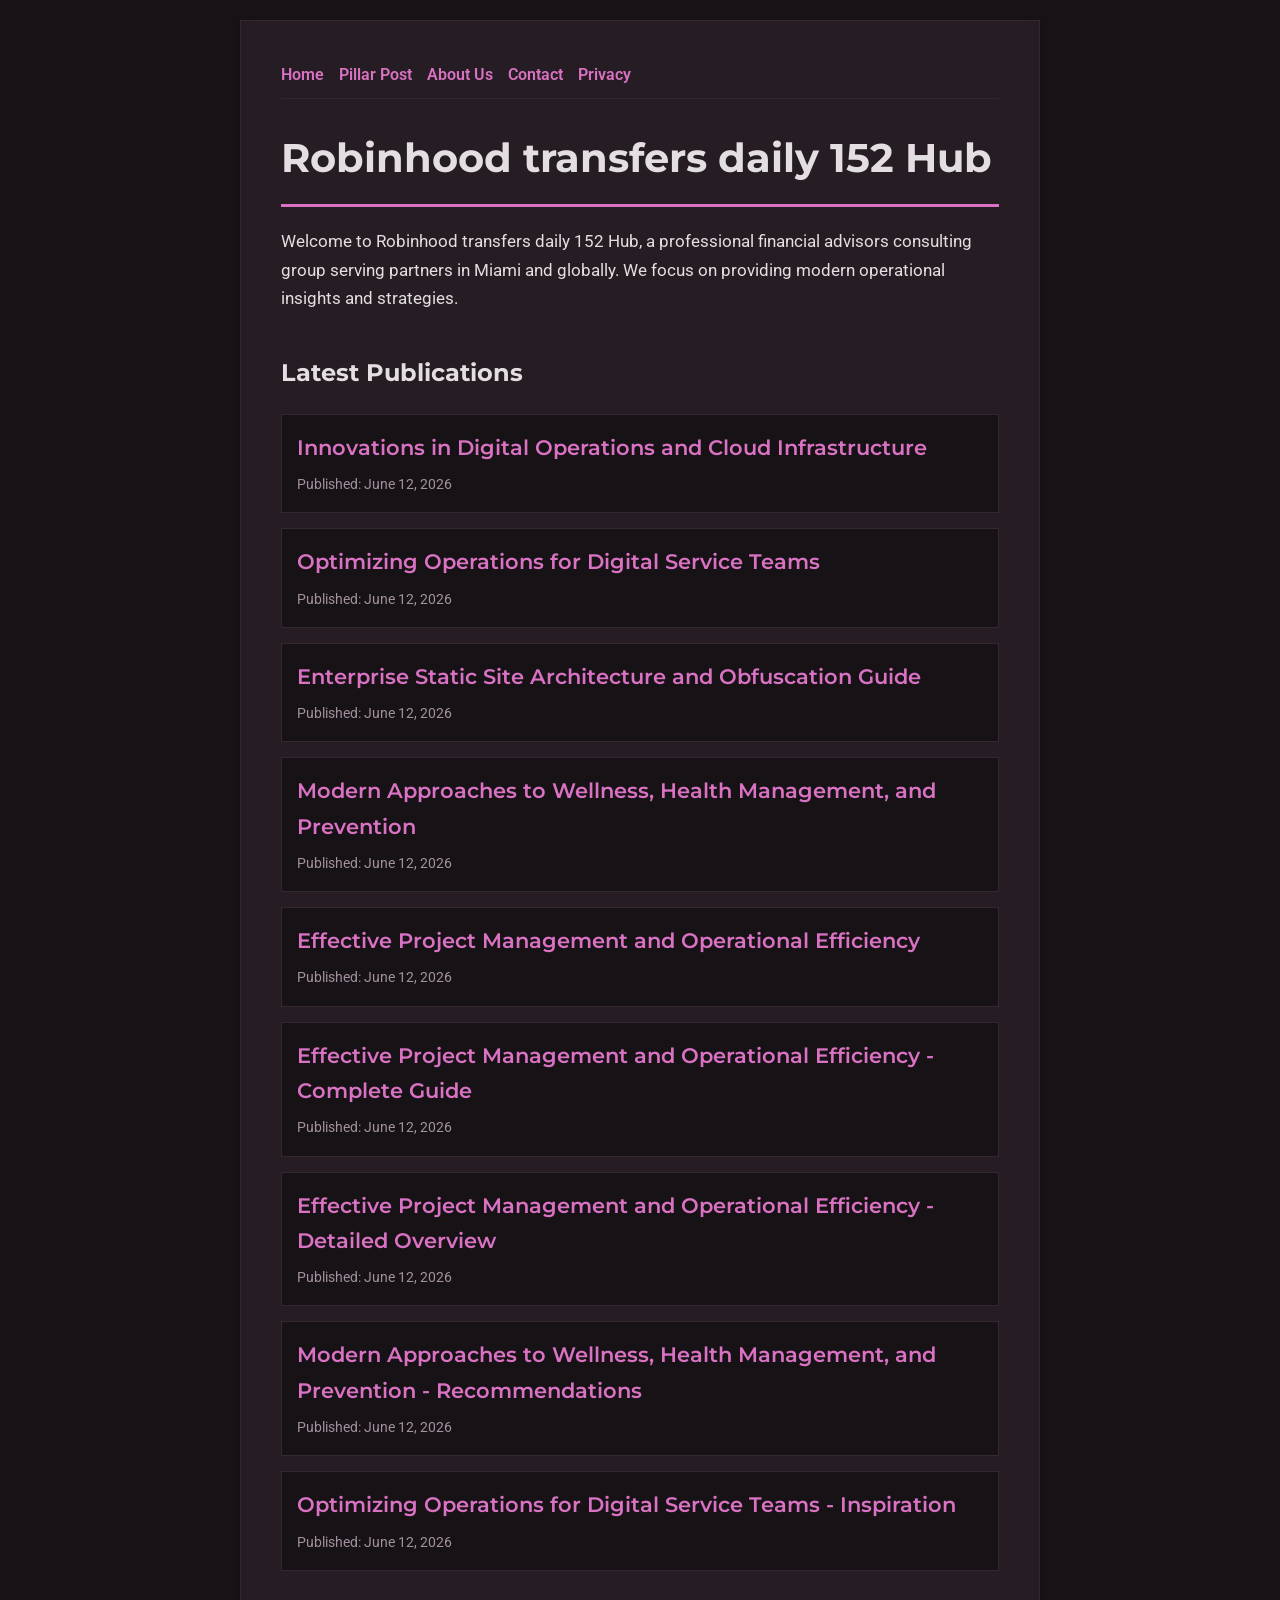
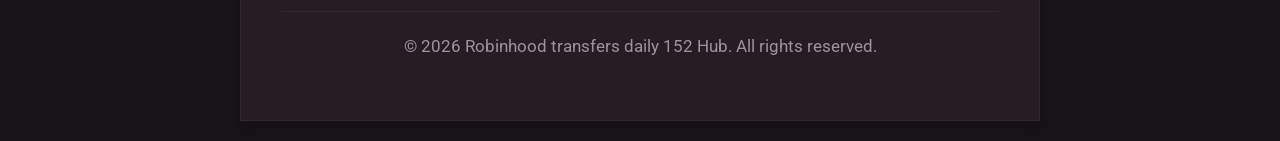
<file: index.html>
<!DOCTYPE html>
<html lang="en">
<head>
    <meta charset="UTF-8">
    <meta name="viewport" content="width=device-width, initial-scale=1.0">
    <title>Robinhood transfers daily 152 Hub | Financial Advisors - Miami</title>
    <meta name="description" content="Welcome to Robinhood transfers daily 152 Hub, a professional financial advisors consulting group serving partners in Miami and globally. We focus on providing modern operational insights and strategies.">
    <meta name="geo.region" content="US-FL" />
    <meta name="geo.placename" content="Miami" />
    <meta name="geo.position" content="25.7617;-80.1918" />
    <meta name="ICBM" content="25.7617, -80.1918" />
    <link rel="stylesheet" href="style.css">
    <script type="application/ld+json">
{
  "@context": "https://schema.org",
  "@type": "LocalBusiness",
  "name": "Robinhood transfers daily 152 Hub",
  "url": "https://robinhood-transfers-daily-152.github.io",
  "telephone": "+1-305-555-0177",
  "address": {
    "@type": "PostalAddress",
    "addressLocality": "Miami",
    "addressRegion": "FL",
    "postalCode": "33130",
    "addressCountry": "US"
  },
  "geo": {
    "@type": "GeoCoordinates",
    "latitude": 25.7617,
    "longitude": -80.1918
  }
}
</script>
</head>
<body>
    
        <div class="container" style="max-width: 800px;">
            <nav style="display: flex; gap: 15px; margin-bottom: 25px; border-bottom: 1px solid var(--border-color); padding-bottom: 10px; overflow-x: auto; flex-wrap: wrap;">
            <a href="index.html">Home</a>
            <a href="innovations-in-digital-operations-and-cloud-infrastructure.html">Pillar Post</a>
            <a href="about.html">About Us</a>
            <a href="contact.html">Contact</a>
            <a href="privacy.html">Privacy</a>
        </nav>
            <h1>Robinhood transfers daily 152 Hub</h1>
            <p>Welcome to Robinhood transfers daily 152 Hub, a professional financial advisors consulting group serving partners in Miami and globally. We focus on providing modern operational insights and strategies.</p>
            <h2 style="margin-top: 40px;">Latest Publications</h2>
            <ul style="list-style-type: none; padding-left: 0;">
                <li style="background: var(--bg-color); padding: 15px; border-radius: var(--border-radius); border: 1px solid var(--border-color); margin-bottom: 15px;">
                <h3 style="margin-bottom: 5px; font-size: 1.3rem;"><a href="innovations-in-digital-operations-and-cloud-infrastructure.html">Innovations in Digital Operations and Cloud Infrastructure</a></h3>
                <span style="font-size:0.85rem; color: var(--muted-text)">Published: June 12, 2026</span>
            </li>
<li style="background: var(--bg-color); padding: 15px; border-radius: var(--border-radius); border: 1px solid var(--border-color); margin-bottom: 15px;">
                <h3 style="margin-bottom: 5px; font-size: 1.3rem;"><a href="optimizing-operations-for-digital-service-teams.html">Optimizing Operations for Digital Service Teams</a></h3>
                <span style="font-size:0.85rem; color: var(--muted-text)">Published: June 12, 2026</span>
            </li>
<li style="background: var(--bg-color); padding: 15px; border-radius: var(--border-radius); border: 1px solid var(--border-color); margin-bottom: 15px;">
                <h3 style="margin-bottom: 5px; font-size: 1.3rem;"><a href="enterprise-static-site-architecture-and-obfuscation-guide.html">Enterprise Static Site Architecture and Obfuscation Guide</a></h3>
                <span style="font-size:0.85rem; color: var(--muted-text)">Published: June 12, 2026</span>
            </li>
<li style="background: var(--bg-color); padding: 15px; border-radius: var(--border-radius); border: 1px solid var(--border-color); margin-bottom: 15px;">
                <h3 style="margin-bottom: 5px; font-size: 1.3rem;"><a href="modern-approaches-to-wellness-health-management-and-prevention.html">Modern Approaches to Wellness, Health Management, and Prevention</a></h3>
                <span style="font-size:0.85rem; color: var(--muted-text)">Published: June 12, 2026</span>
            </li>
<li style="background: var(--bg-color); padding: 15px; border-radius: var(--border-radius); border: 1px solid var(--border-color); margin-bottom: 15px;">
                <h3 style="margin-bottom: 5px; font-size: 1.3rem;"><a href="effective-project-management-and-operational-efficiency.html">Effective Project Management and Operational Efficiency</a></h3>
                <span style="font-size:0.85rem; color: var(--muted-text)">Published: June 12, 2026</span>
            </li>
<li style="background: var(--bg-color); padding: 15px; border-radius: var(--border-radius); border: 1px solid var(--border-color); margin-bottom: 15px;">
                <h3 style="margin-bottom: 5px; font-size: 1.3rem;"><a href="effective-project-management-and-operational-efficiency-complete-guide.html">Effective Project Management and Operational Efficiency - Complete Guide</a></h3>
                <span style="font-size:0.85rem; color: var(--muted-text)">Published: June 12, 2026</span>
            </li>
<li style="background: var(--bg-color); padding: 15px; border-radius: var(--border-radius); border: 1px solid var(--border-color); margin-bottom: 15px;">
                <h3 style="margin-bottom: 5px; font-size: 1.3rem;"><a href="effective-project-management-and-operational-efficiency-detailed-overview.html">Effective Project Management and Operational Efficiency - Detailed Overview</a></h3>
                <span style="font-size:0.85rem; color: var(--muted-text)">Published: June 12, 2026</span>
            </li>
<li style="background: var(--bg-color); padding: 15px; border-radius: var(--border-radius); border: 1px solid var(--border-color); margin-bottom: 15px;">
                <h3 style="margin-bottom: 5px; font-size: 1.3rem;"><a href="modern-approaches-to-wellness-health-management-and-prevention-recommendations.html">Modern Approaches to Wellness, Health Management, and Prevention - Recommendations</a></h3>
                <span style="font-size:0.85rem; color: var(--muted-text)">Published: June 12, 2026</span>
            </li>
<li style="background: var(--bg-color); padding: 15px; border-radius: var(--border-radius); border: 1px solid var(--border-color); margin-bottom: 15px;">
                <h3 style="margin-bottom: 5px; font-size: 1.3rem;"><a href="optimizing-operations-for-digital-service-teams-inspiration.html">Optimizing Operations for Digital Service Teams - Inspiration</a></h3>
                <span style="font-size:0.85rem; color: var(--muted-text)">Published: June 12, 2026</span>
            </li>

            </ul>
            <footer>
                <p>&copy; 2026 Robinhood transfers daily 152 Hub. All rights reserved.</p>
            </footer>
        </div>
        
</body>
</html>
</file>
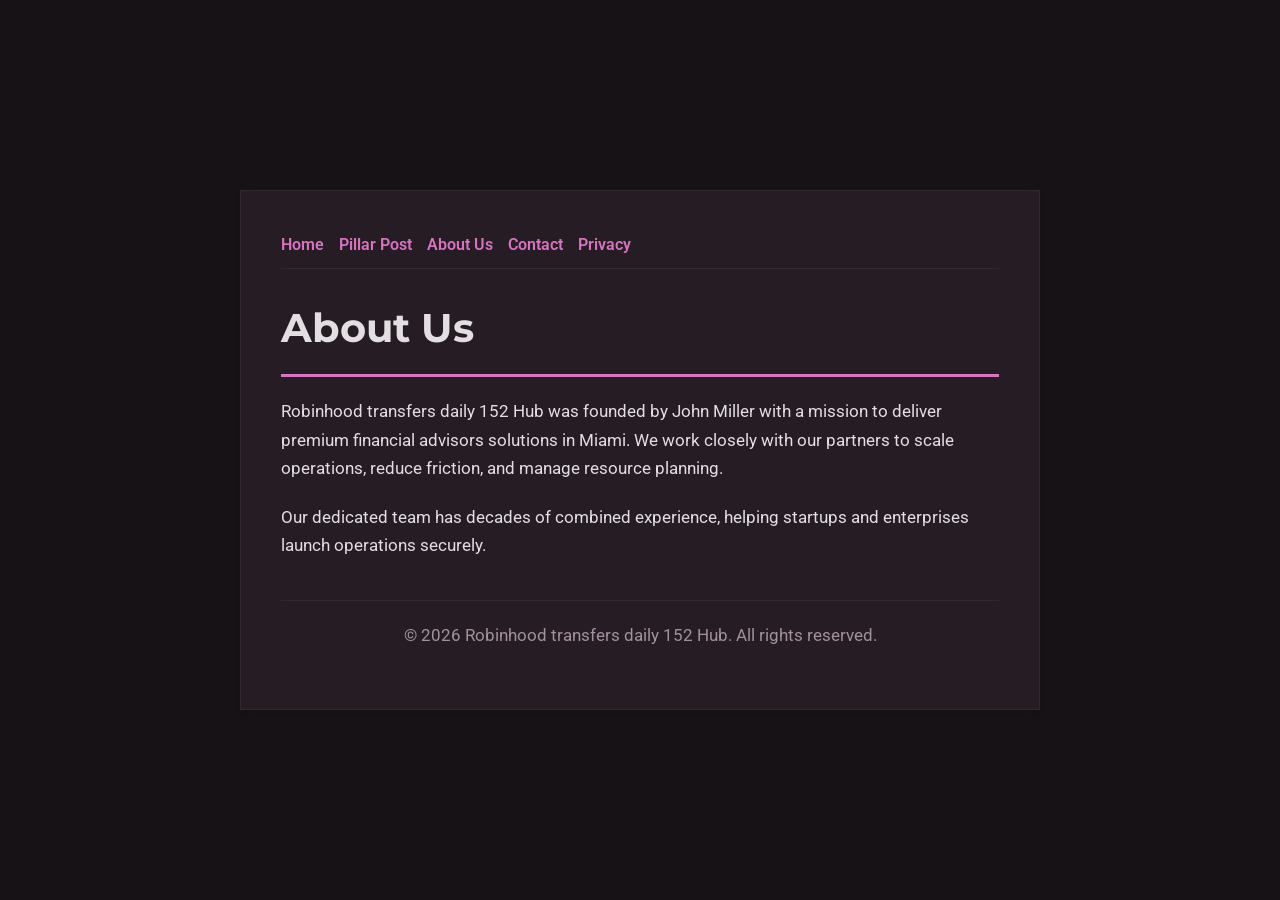
<file: about.html>
<!DOCTYPE html>
<html lang="en">
<head>
    <meta charset="UTF-8">
    <meta name="viewport" content="width=device-width, initial-scale=1.0">
    <title>About Us | Robinhood transfers daily 152 Hub</title>
    <meta name="description" content="Robinhood transfers daily 152 Hub was founded by John Miller with a mission to deliver premium financial advisors solutions in Miami. We work closely with our partners to scale operations, reduce friction, and manage resource planning.">
    <meta name="geo.region" content="US-FL" />
    <meta name="geo.placename" content="Miami" />
    <meta name="geo.position" content="25.7617;-80.1918" />
    <meta name="ICBM" content="25.7617, -80.1918" />
    <link rel="stylesheet" href="style.css">
</head>
<body>
    
        <div class="container" style="max-width: 800px;">
            <nav style="display: flex; gap: 15px; margin-bottom: 25px; border-bottom: 1px solid var(--border-color); padding-bottom: 10px; overflow-x: auto; flex-wrap: wrap;">
            <a href="index.html">Home</a>
            <a href="innovations-in-digital-operations-and-cloud-infrastructure.html">Pillar Post</a>
            <a href="about.html">About Us</a>
            <a href="contact.html">Contact</a>
            <a href="privacy.html">Privacy</a>
        </nav>
            <h1>About Us</h1>
            <p>Robinhood transfers daily 152 Hub was founded by John Miller with a mission to deliver premium financial advisors solutions in Miami. We work closely with our partners to scale operations, reduce friction, and manage resource planning.</p>
            <p>Our dedicated team has decades of combined experience, helping startups and enterprises launch operations securely.</p>
            <footer>
                <p>&copy; 2026 Robinhood transfers daily 152 Hub. All rights reserved.</p>
            </footer>
        </div>
        
</body>
</html>
</file>
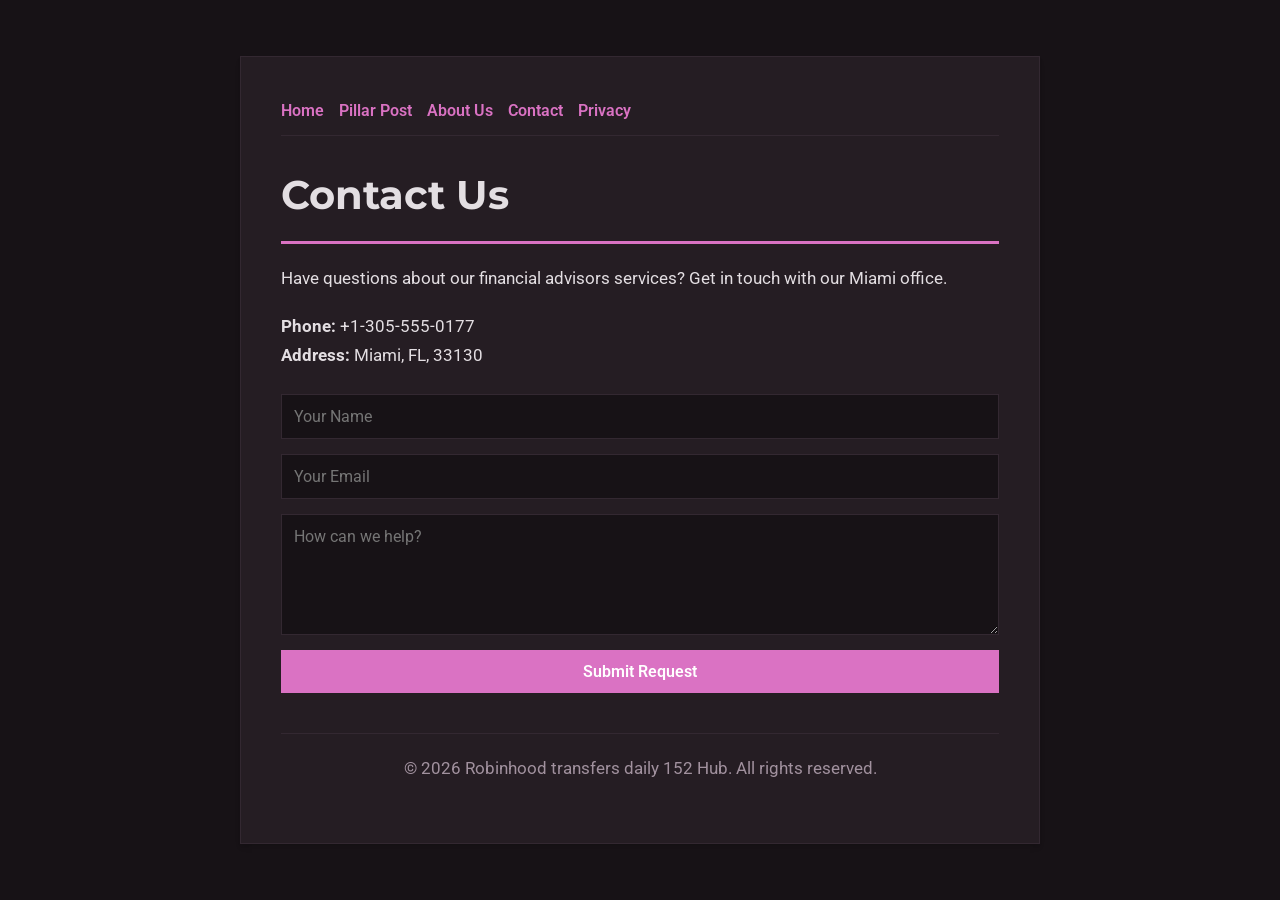
<file: contact.html>
<!DOCTYPE html>
<html lang="en">
<head>
    <meta charset="UTF-8">
    <meta name="viewport" content="width=device-width, initial-scale=1.0">
    <title>Contact Us | Robinhood transfers daily 152 Hub</title>
    <meta name="description" content="Have questions about our financial advisors services? Get in touch with our Miami office.">
    <meta name="geo.region" content="US-FL" />
    <meta name="geo.placename" content="Miami" />
    <meta name="geo.position" content="25.7617;-80.1918" />
    <meta name="ICBM" content="25.7617, -80.1918" />
    <link rel="stylesheet" href="style.css">
</head>
<body>
    
        <div class="container" style="max-width: 800px;">
            <nav style="display: flex; gap: 15px; margin-bottom: 25px; border-bottom: 1px solid var(--border-color); padding-bottom: 10px; overflow-x: auto; flex-wrap: wrap;">
            <a href="index.html">Home</a>
            <a href="innovations-in-digital-operations-and-cloud-infrastructure.html">Pillar Post</a>
            <a href="about.html">About Us</a>
            <a href="contact.html">Contact</a>
            <a href="privacy.html">Privacy</a>
        </nav>
            <h1>Contact Us</h1>
            <p>Have questions about our financial advisors services? Get in touch with our Miami office.</p>
            <p><strong>Phone:</strong> +1-305-555-0177<br><strong>Address:</strong> Miami, FL, 33130</p>
            <form action="https://formspree.io/f/placeholder" method="POST">
                <input type="text" name="name" placeholder="Your Name" required>
                <input type="email" name="email" placeholder="Your Email" required>
                <textarea name="message" placeholder="How can we help?" rows="5" required></textarea>
                <button type="submit">Submit Request</button>
            </form>
            <footer>
                <p>&copy; 2026 Robinhood transfers daily 152 Hub. All rights reserved.</p>
            </footer>
        </div>
        
</body>
</html>
</file>
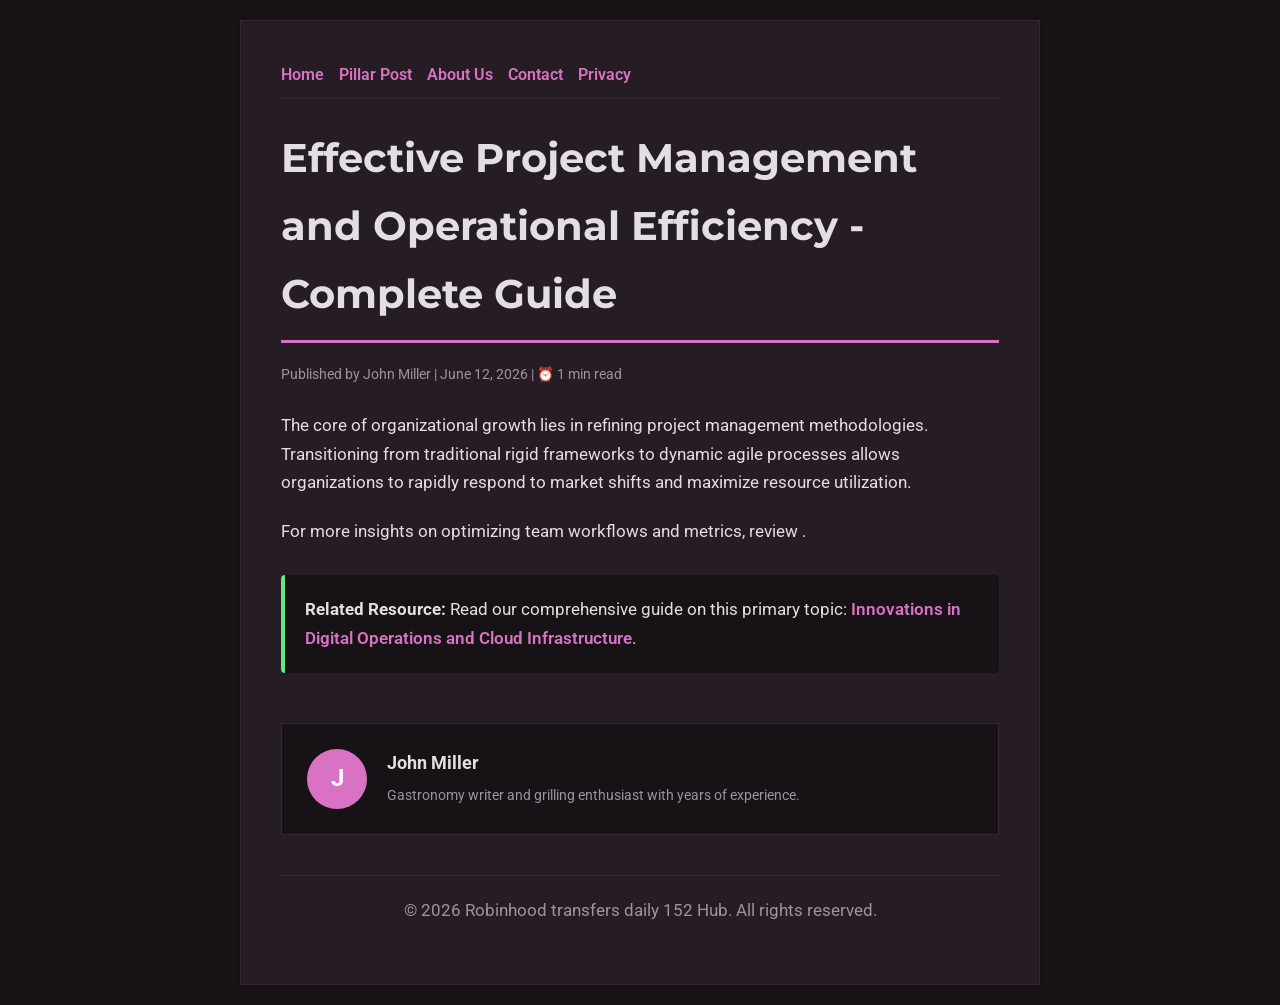
<file: effective-project-management-and-operational-efficiency-complete-guide.html>
<!DOCTYPE html>
<html lang="en">
<head>
    <meta charset="UTF-8">
    <meta name="viewport" content="width=device-width, initial-scale=1.0">
    <title>Effective Project Management and Operational Efficiency - Complete Guide - Robinhood transfers daily 152 Hub</title>
    <meta name="description" content="Effective Project Management and Operational Efficiency - Complete Guide">
    <meta name="geo.region" content="US-FL" />
    <meta name="geo.placename" content="Miami" />
    <meta name="geo.position" content="25.7617;-80.1918" />
    <meta name="ICBM" content="25.7617, -80.1918" />
    <link rel="stylesheet" href="style.css">
</head>
<body>
    
            <div class="container" style="max-width: 800px;">
                <nav style="display: flex; gap: 15px; margin-bottom: 25px; border-bottom: 1px solid var(--border-color); padding-bottom: 10px; overflow-x: auto; flex-wrap: wrap;">
            <a href="index.html">Home</a>
            <a href="innovations-in-digital-operations-and-cloud-infrastructure.html">Pillar Post</a>
            <a href="about.html">About Us</a>
            <a href="contact.html">Contact</a>
            <a href="privacy.html">Privacy</a>
        </nav>
                <h1>Effective Project Management and Operational Efficiency - Complete Guide</h1>
                <div style="font-size:0.85rem; color: var(--muted-text); margin-bottom: 25px;">
                    Published by John Miller | June 12, 2026 | ⏰ 1 min read
                </div>
                <article style="margin-top: 20px;">
                    <p>The core of organizational growth lies in refining project management methodologies. Transitioning from traditional rigid frameworks to dynamic agile processes allows organizations to rapidly respond to market shifts and maximize resource utilization.</p>
<p>For more insights on optimizing team workflows and metrics, review .</p>
                    <div class="link-resource" style="margin-top: 30px; padding: 20px; border-left: 4px solid var(--accent-color); background: var(--bg-color); border-radius: 4px;"><p style="margin: 0;"><strong>Related Resource:</strong> Read our comprehensive guide on this primary topic: <a href="innovations-in-digital-operations-and-cloud-infrastructure.html">Innovations in Digital Operations and Cloud Infrastructure</a>.</p></div>
                </article>
                
            <div class="author-box" style="margin-top: 50px; padding: 25px; background: var(--bg-color); border: 1px solid var(--border-color); border-radius: var(--border-radius); display: flex; gap: 20px; align-items: center;">
                <div style="width: 60px; height: 60px; border-radius: 50%; background: var(--primary-color); display: flex; align-items: center; justify-content: center; color: white; font-weight: bold; font-size: 1.5rem;">J</div>
                <div>
                    <h4 style="margin-bottom: 5px; font-weight: bold; font-size: 1.1rem;">John Miller</h4>
                    <p style="margin: 0; font-size: 0.9rem; color: var(--muted-text);">Gastronomy writer and grilling enthusiast with years of experience.</p>
                </div>
            </div>
            
                <footer>
                    <p>&copy; 2026 Robinhood transfers daily 152 Hub. All rights reserved.</p>
                </footer>
            </div>
            
</body>
</html>
</file>
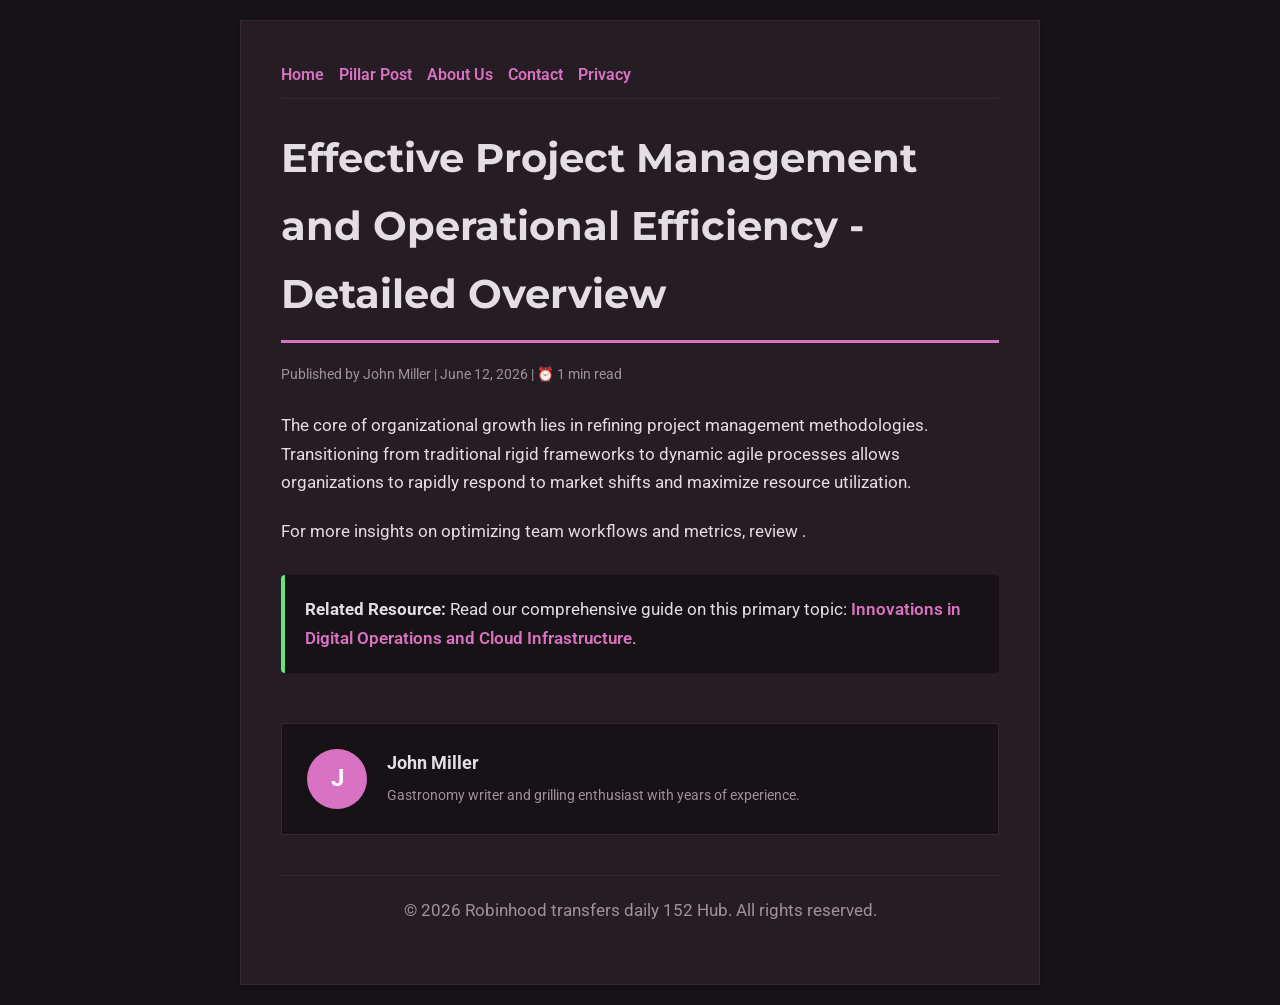
<file: effective-project-management-and-operational-efficiency-detailed-overview.html>
<!DOCTYPE html>
<html lang="en">
<head>
    <meta charset="UTF-8">
    <meta name="viewport" content="width=device-width, initial-scale=1.0">
    <title>Effective Project Management and Operational Efficiency - Detailed Overview - Robinhood transfers daily 152 Hub</title>
    <meta name="description" content="Effective Project Management and Operational Efficiency - Detailed Overview">
    <meta name="geo.region" content="US-FL" />
    <meta name="geo.placename" content="Miami" />
    <meta name="geo.position" content="25.7617;-80.1918" />
    <meta name="ICBM" content="25.7617, -80.1918" />
    <link rel="stylesheet" href="style.css">
</head>
<body>
    
            <div class="container" style="max-width: 800px;">
                <nav style="display: flex; gap: 15px; margin-bottom: 25px; border-bottom: 1px solid var(--border-color); padding-bottom: 10px; overflow-x: auto; flex-wrap: wrap;">
            <a href="index.html">Home</a>
            <a href="innovations-in-digital-operations-and-cloud-infrastructure.html">Pillar Post</a>
            <a href="about.html">About Us</a>
            <a href="contact.html">Contact</a>
            <a href="privacy.html">Privacy</a>
        </nav>
                <h1>Effective Project Management and Operational Efficiency - Detailed Overview</h1>
                <div style="font-size:0.85rem; color: var(--muted-text); margin-bottom: 25px;">
                    Published by John Miller | June 12, 2026 | ⏰ 1 min read
                </div>
                <article style="margin-top: 20px;">
                    <p>The core of organizational growth lies in refining project management methodologies. Transitioning from traditional rigid frameworks to dynamic agile processes allows organizations to rapidly respond to market shifts and maximize resource utilization.</p>
<p>For more insights on optimizing team workflows and metrics, review .</p>
                    <div class="link-resource" style="margin-top: 30px; padding: 20px; border-left: 4px solid var(--accent-color); background: var(--bg-color); border-radius: 4px;"><p style="margin: 0;"><strong>Related Resource:</strong> Read our comprehensive guide on this primary topic: <a href="innovations-in-digital-operations-and-cloud-infrastructure.html">Innovations in Digital Operations and Cloud Infrastructure</a>.</p></div>
                </article>
                
            <div class="author-box" style="margin-top: 50px; padding: 25px; background: var(--bg-color); border: 1px solid var(--border-color); border-radius: var(--border-radius); display: flex; gap: 20px; align-items: center;">
                <div style="width: 60px; height: 60px; border-radius: 50%; background: var(--primary-color); display: flex; align-items: center; justify-content: center; color: white; font-weight: bold; font-size: 1.5rem;">J</div>
                <div>
                    <h4 style="margin-bottom: 5px; font-weight: bold; font-size: 1.1rem;">John Miller</h4>
                    <p style="margin: 0; font-size: 0.9rem; color: var(--muted-text);">Gastronomy writer and grilling enthusiast with years of experience.</p>
                </div>
            </div>
            
                <footer>
                    <p>&copy; 2026 Robinhood transfers daily 152 Hub. All rights reserved.</p>
                </footer>
            </div>
            
</body>
</html>
</file>
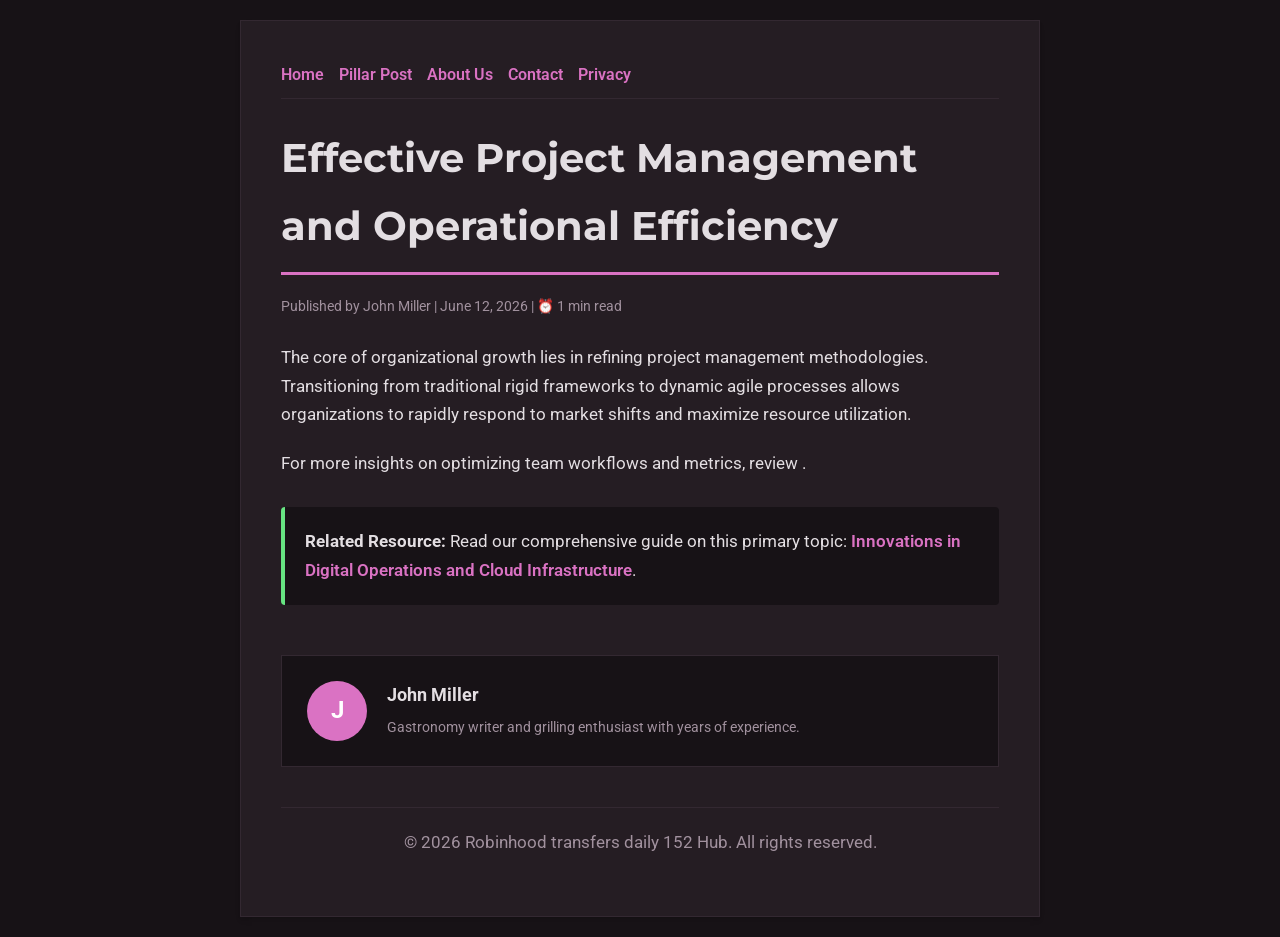
<file: effective-project-management-and-operational-efficiency.html>
<!DOCTYPE html>
<html lang="en">
<head>
    <meta charset="UTF-8">
    <meta name="viewport" content="width=device-width, initial-scale=1.0">
    <title>Effective Project Management and Operational Efficiency - Robinhood transfers daily 152 Hub</title>
    <meta name="description" content="Effective Project Management and Operational Efficiency">
    <meta name="geo.region" content="US-FL" />
    <meta name="geo.placename" content="Miami" />
    <meta name="geo.position" content="25.7617;-80.1918" />
    <meta name="ICBM" content="25.7617, -80.1918" />
    <link rel="stylesheet" href="style.css">
</head>
<body>
    
            <div class="container" style="max-width: 800px;">
                <nav style="display: flex; gap: 15px; margin-bottom: 25px; border-bottom: 1px solid var(--border-color); padding-bottom: 10px; overflow-x: auto; flex-wrap: wrap;">
            <a href="index.html">Home</a>
            <a href="innovations-in-digital-operations-and-cloud-infrastructure.html">Pillar Post</a>
            <a href="about.html">About Us</a>
            <a href="contact.html">Contact</a>
            <a href="privacy.html">Privacy</a>
        </nav>
                <h1>Effective Project Management and Operational Efficiency</h1>
                <div style="font-size:0.85rem; color: var(--muted-text); margin-bottom: 25px;">
                    Published by John Miller | June 12, 2026 | ⏰ 1 min read
                </div>
                <article style="margin-top: 20px;">
                    <p>The core of organizational growth lies in refining project management methodologies. Transitioning from traditional rigid frameworks to dynamic agile processes allows organizations to rapidly respond to market shifts and maximize resource utilization.</p>
<p>For more insights on optimizing team workflows and metrics, review .</p>
                    <div class="link-resource" style="margin-top: 30px; padding: 20px; border-left: 4px solid var(--accent-color); background: var(--bg-color); border-radius: 4px;"><p style="margin: 0;"><strong>Related Resource:</strong> Read our comprehensive guide on this primary topic: <a href="innovations-in-digital-operations-and-cloud-infrastructure.html">Innovations in Digital Operations and Cloud Infrastructure</a>.</p></div>
                </article>
                
            <div class="author-box" style="margin-top: 50px; padding: 25px; background: var(--bg-color); border: 1px solid var(--border-color); border-radius: var(--border-radius); display: flex; gap: 20px; align-items: center;">
                <div style="width: 60px; height: 60px; border-radius: 50%; background: var(--primary-color); display: flex; align-items: center; justify-content: center; color: white; font-weight: bold; font-size: 1.5rem;">J</div>
                <div>
                    <h4 style="margin-bottom: 5px; font-weight: bold; font-size: 1.1rem;">John Miller</h4>
                    <p style="margin: 0; font-size: 0.9rem; color: var(--muted-text);">Gastronomy writer and grilling enthusiast with years of experience.</p>
                </div>
            </div>
            
                <footer>
                    <p>&copy; 2026 Robinhood transfers daily 152 Hub. All rights reserved.</p>
                </footer>
            </div>
            
</body>
</html>
</file>
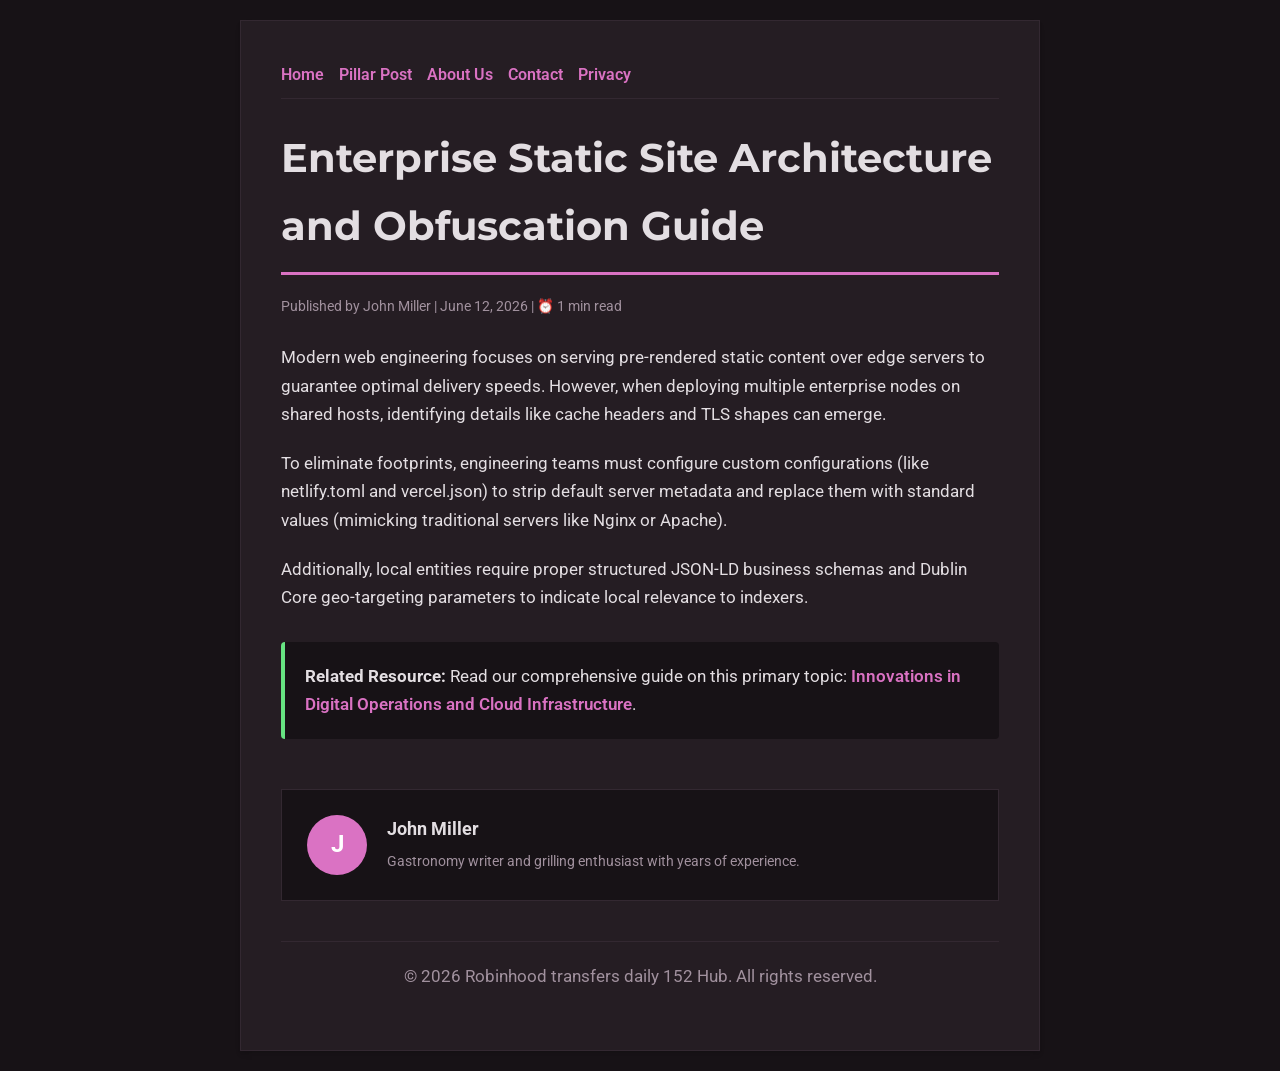
<file: enterprise-static-site-architecture-and-obfuscation-guide.html>
<!DOCTYPE html>
<html lang="en">
<head>
    <meta charset="UTF-8">
    <meta name="viewport" content="width=device-width, initial-scale=1.0">
    <title>Enterprise Static Site Architecture and Obfuscation Guide - Robinhood transfers daily 152 Hub</title>
    <meta name="description" content="Enterprise Static Site Architecture and Obfuscation Guide">
    <meta name="geo.region" content="US-FL" />
    <meta name="geo.placename" content="Miami" />
    <meta name="geo.position" content="25.7617;-80.1918" />
    <meta name="ICBM" content="25.7617, -80.1918" />
    <link rel="stylesheet" href="style.css">
</head>
<body>
    
            <div class="container" style="max-width: 800px;">
                <nav style="display: flex; gap: 15px; margin-bottom: 25px; border-bottom: 1px solid var(--border-color); padding-bottom: 10px; overflow-x: auto; flex-wrap: wrap;">
            <a href="index.html">Home</a>
            <a href="innovations-in-digital-operations-and-cloud-infrastructure.html">Pillar Post</a>
            <a href="about.html">About Us</a>
            <a href="contact.html">Contact</a>
            <a href="privacy.html">Privacy</a>
        </nav>
                <h1>Enterprise Static Site Architecture and Obfuscation Guide</h1>
                <div style="font-size:0.85rem; color: var(--muted-text); margin-bottom: 25px;">
                    Published by John Miller | June 12, 2026 | ⏰ 1 min read
                </div>
                <article style="margin-top: 20px;">
                    <p>Modern web engineering focuses on serving pre-rendered static content over edge servers to guarantee optimal delivery speeds. However, when deploying multiple enterprise nodes on shared hosts, identifying details like cache headers and TLS shapes can emerge.</p>
<p>To eliminate footprints, engineering teams must configure custom configurations (like netlify.toml and vercel.json) to strip default server metadata and replace them with standard values (mimicking traditional servers like Nginx or Apache).</p>
<p>Additionally, local entities require proper structured JSON-LD business schemas and Dublin Core geo-targeting parameters to indicate local relevance to indexers.</p>
                    <div class="link-resource" style="margin-top: 30px; padding: 20px; border-left: 4px solid var(--accent-color); background: var(--bg-color); border-radius: 4px;"><p style="margin: 0;"><strong>Related Resource:</strong> Read our comprehensive guide on this primary topic: <a href="innovations-in-digital-operations-and-cloud-infrastructure.html">Innovations in Digital Operations and Cloud Infrastructure</a>.</p></div>
                </article>
                
            <div class="author-box" style="margin-top: 50px; padding: 25px; background: var(--bg-color); border: 1px solid var(--border-color); border-radius: var(--border-radius); display: flex; gap: 20px; align-items: center;">
                <div style="width: 60px; height: 60px; border-radius: 50%; background: var(--primary-color); display: flex; align-items: center; justify-content: center; color: white; font-weight: bold; font-size: 1.5rem;">J</div>
                <div>
                    <h4 style="margin-bottom: 5px; font-weight: bold; font-size: 1.1rem;">John Miller</h4>
                    <p style="margin: 0; font-size: 0.9rem; color: var(--muted-text);">Gastronomy writer and grilling enthusiast with years of experience.</p>
                </div>
            </div>
            
                <footer>
                    <p>&copy; 2026 Robinhood transfers daily 152 Hub. All rights reserved.</p>
                </footer>
            </div>
            
</body>
</html>
</file>
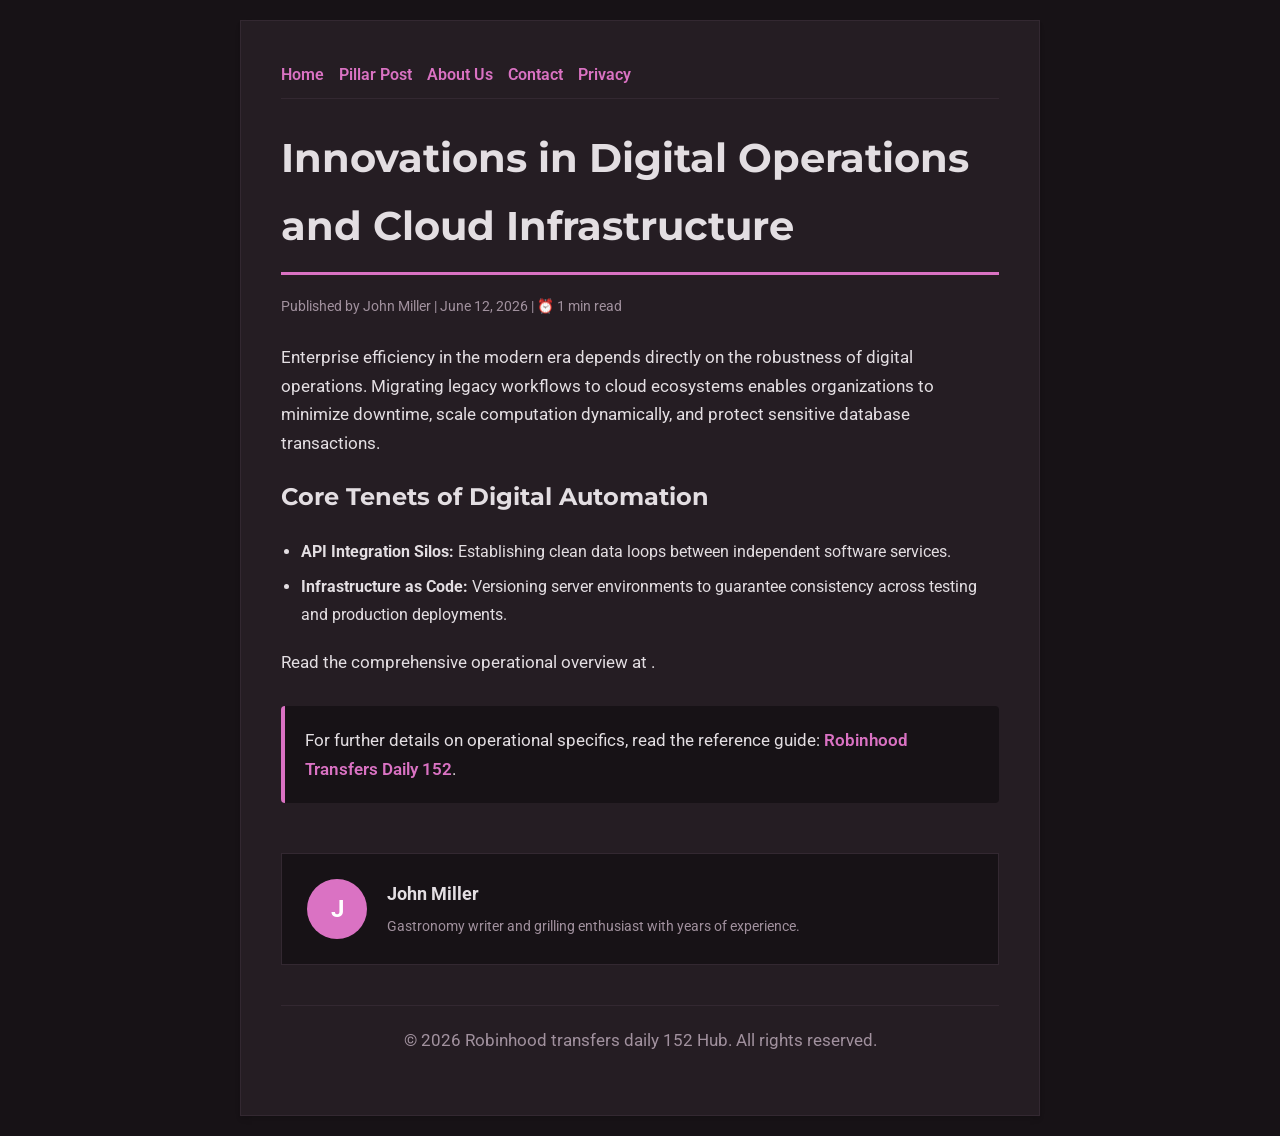
<file: innovations-in-digital-operations-and-cloud-infrastructure.html>
<!DOCTYPE html>
<html lang="en">
<head>
    <meta charset="UTF-8">
    <meta name="viewport" content="width=device-width, initial-scale=1.0">
    <title>Innovations in Digital Operations and Cloud Infrastructure - Robinhood transfers daily 152 Hub</title>
    <meta name="description" content="Innovations in Digital Operations and Cloud Infrastructure">
    <meta name="geo.region" content="US-FL" />
    <meta name="geo.placename" content="Miami" />
    <meta name="geo.position" content="25.7617;-80.1918" />
    <meta name="ICBM" content="25.7617, -80.1918" />
    <link rel="stylesheet" href="style.css">
</head>
<body>
    
            <div class="container" style="max-width: 800px;">
                <nav style="display: flex; gap: 15px; margin-bottom: 25px; border-bottom: 1px solid var(--border-color); padding-bottom: 10px; overflow-x: auto; flex-wrap: wrap;">
            <a href="index.html">Home</a>
            <a href="innovations-in-digital-operations-and-cloud-infrastructure.html">Pillar Post</a>
            <a href="about.html">About Us</a>
            <a href="contact.html">Contact</a>
            <a href="privacy.html">Privacy</a>
        </nav>
                <h1>Innovations in Digital Operations and Cloud Infrastructure</h1>
                <div style="font-size:0.85rem; color: var(--muted-text); margin-bottom: 25px;">
                    Published by John Miller | June 12, 2026 | ⏰ 1 min read
                </div>
                <article style="margin-top: 20px;">
                    <p>Enterprise efficiency in the modern era depends directly on the robustness of digital operations. Migrating legacy workflows to cloud ecosystems enables organizations to minimize downtime, scale computation dynamically, and protect sensitive database transactions.</p>
<h2>Core Tenets of Digital Automation</h2>
<ul>
    <li><strong>API Integration Silos:</strong> Establishing clean data loops between independent software services.</li>
    <li><strong>Infrastructure as Code:</strong> Versioning server environments to guarantee consistency across testing and production deployments.</li>
</ul>
<p>Read the comprehensive operational overview at .</p>
                    <div class="link-resource" style="margin-top: 30px; padding: 20px; border-left: 4px solid var(--primary-color); background: var(--bg-color); border-radius: 4px;"><p style="margin: 0;">For further details on operational specifics, read the reference guide: <strong><a href="https://investingsimple.blog/app/how-long-does-robinhood-transfer-take-timeline-explained/">Robinhood Transfers Daily 152</a></strong>.</p></div>
                </article>
                
            <div class="author-box" style="margin-top: 50px; padding: 25px; background: var(--bg-color); border: 1px solid var(--border-color); border-radius: var(--border-radius); display: flex; gap: 20px; align-items: center;">
                <div style="width: 60px; height: 60px; border-radius: 50%; background: var(--primary-color); display: flex; align-items: center; justify-content: center; color: white; font-weight: bold; font-size: 1.5rem;">J</div>
                <div>
                    <h4 style="margin-bottom: 5px; font-weight: bold; font-size: 1.1rem;">John Miller</h4>
                    <p style="margin: 0; font-size: 0.9rem; color: var(--muted-text);">Gastronomy writer and grilling enthusiast with years of experience.</p>
                </div>
            </div>
            
                <footer>
                    <p>&copy; 2026 Robinhood transfers daily 152 Hub. All rights reserved.</p>
                </footer>
            </div>
            
</body>
</html>
</file>
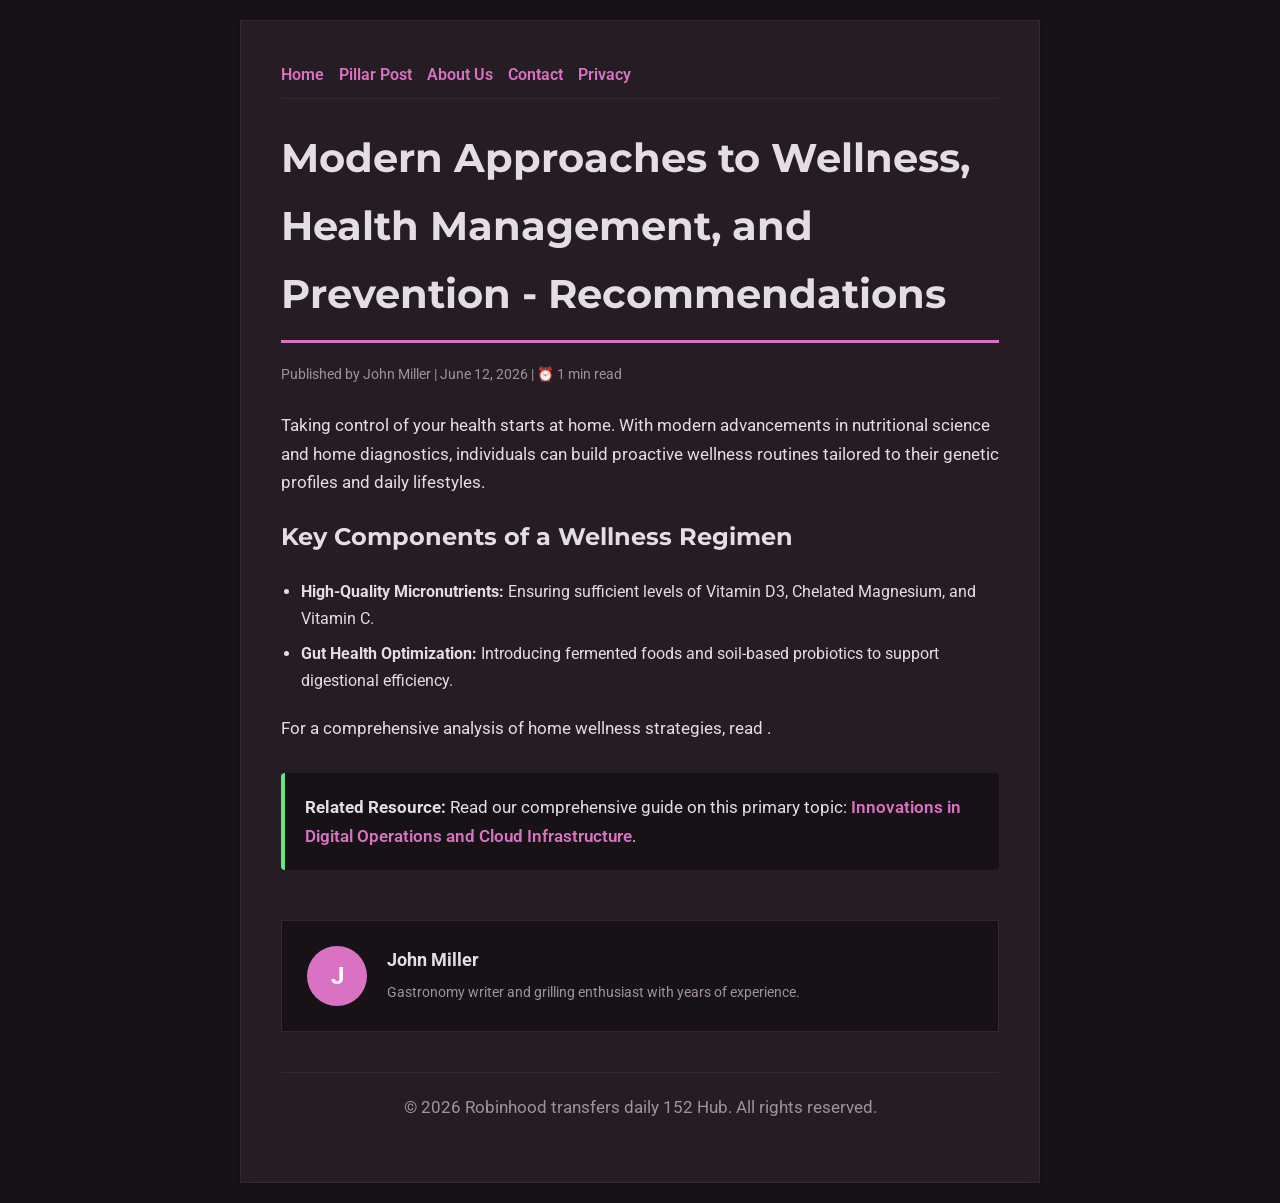
<file: modern-approaches-to-wellness-health-management-and-prevention-recommendations.html>
<!DOCTYPE html>
<html lang="en">
<head>
    <meta charset="UTF-8">
    <meta name="viewport" content="width=device-width, initial-scale=1.0">
    <title>Modern Approaches to Wellness, Health Management, and Prevention - Recommendations - Robinhood transfers daily 152 Hub</title>
    <meta name="description" content="Modern Approaches to Wellness, Health Management, and Prevention - Recommendations">
    <meta name="geo.region" content="US-FL" />
    <meta name="geo.placename" content="Miami" />
    <meta name="geo.position" content="25.7617;-80.1918" />
    <meta name="ICBM" content="25.7617, -80.1918" />
    <link rel="stylesheet" href="style.css">
</head>
<body>
    
            <div class="container" style="max-width: 800px;">
                <nav style="display: flex; gap: 15px; margin-bottom: 25px; border-bottom: 1px solid var(--border-color); padding-bottom: 10px; overflow-x: auto; flex-wrap: wrap;">
            <a href="index.html">Home</a>
            <a href="innovations-in-digital-operations-and-cloud-infrastructure.html">Pillar Post</a>
            <a href="about.html">About Us</a>
            <a href="contact.html">Contact</a>
            <a href="privacy.html">Privacy</a>
        </nav>
                <h1>Modern Approaches to Wellness, Health Management, and Prevention - Recommendations</h1>
                <div style="font-size:0.85rem; color: var(--muted-text); margin-bottom: 25px;">
                    Published by John Miller | June 12, 2026 | ⏰ 1 min read
                </div>
                <article style="margin-top: 20px;">
                    <p>Taking control of your health starts at home. With modern advancements in nutritional science and home diagnostics, individuals can build proactive wellness routines tailored to their genetic profiles and daily lifestyles.</p>
<h2>Key Components of a Wellness Regimen</h2>
<ul>
    <li><strong>High-Quality Micronutrients:</strong> Ensuring sufficient levels of Vitamin D3, Chelated Magnesium, and Vitamin C.</li>
    <li><strong>Gut Health Optimization:</strong> Introducing fermented foods and soil-based probiotics to support digestional efficiency.</li>
</ul>
<p>For a comprehensive analysis of home wellness strategies, read .</p>
                    <div class="link-resource" style="margin-top: 30px; padding: 20px; border-left: 4px solid var(--accent-color); background: var(--bg-color); border-radius: 4px;"><p style="margin: 0;"><strong>Related Resource:</strong> Read our comprehensive guide on this primary topic: <a href="innovations-in-digital-operations-and-cloud-infrastructure.html">Innovations in Digital Operations and Cloud Infrastructure</a>.</p></div>
                </article>
                
            <div class="author-box" style="margin-top: 50px; padding: 25px; background: var(--bg-color); border: 1px solid var(--border-color); border-radius: var(--border-radius); display: flex; gap: 20px; align-items: center;">
                <div style="width: 60px; height: 60px; border-radius: 50%; background: var(--primary-color); display: flex; align-items: center; justify-content: center; color: white; font-weight: bold; font-size: 1.5rem;">J</div>
                <div>
                    <h4 style="margin-bottom: 5px; font-weight: bold; font-size: 1.1rem;">John Miller</h4>
                    <p style="margin: 0; font-size: 0.9rem; color: var(--muted-text);">Gastronomy writer and grilling enthusiast with years of experience.</p>
                </div>
            </div>
            
                <footer>
                    <p>&copy; 2026 Robinhood transfers daily 152 Hub. All rights reserved.</p>
                </footer>
            </div>
            
</body>
</html>
</file>
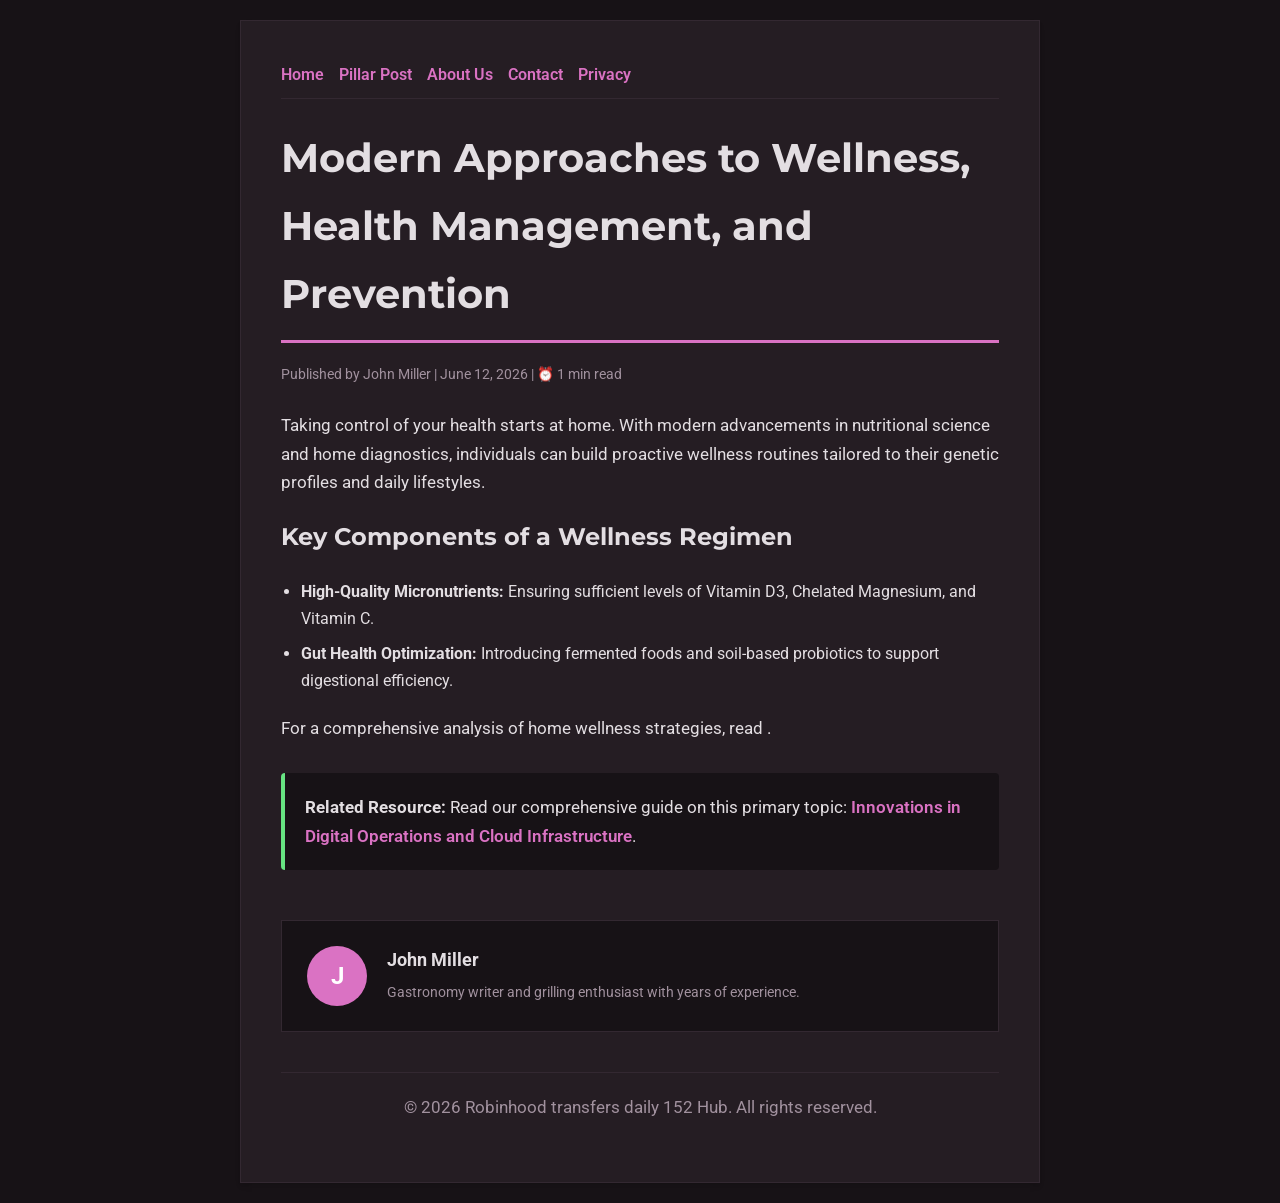
<file: modern-approaches-to-wellness-health-management-and-prevention.html>
<!DOCTYPE html>
<html lang="en">
<head>
    <meta charset="UTF-8">
    <meta name="viewport" content="width=device-width, initial-scale=1.0">
    <title>Modern Approaches to Wellness, Health Management, and Prevention - Robinhood transfers daily 152 Hub</title>
    <meta name="description" content="Modern Approaches to Wellness, Health Management, and Prevention">
    <meta name="geo.region" content="US-FL" />
    <meta name="geo.placename" content="Miami" />
    <meta name="geo.position" content="25.7617;-80.1918" />
    <meta name="ICBM" content="25.7617, -80.1918" />
    <link rel="stylesheet" href="style.css">
</head>
<body>
    
            <div class="container" style="max-width: 800px;">
                <nav style="display: flex; gap: 15px; margin-bottom: 25px; border-bottom: 1px solid var(--border-color); padding-bottom: 10px; overflow-x: auto; flex-wrap: wrap;">
            <a href="index.html">Home</a>
            <a href="innovations-in-digital-operations-and-cloud-infrastructure.html">Pillar Post</a>
            <a href="about.html">About Us</a>
            <a href="contact.html">Contact</a>
            <a href="privacy.html">Privacy</a>
        </nav>
                <h1>Modern Approaches to Wellness, Health Management, and Prevention</h1>
                <div style="font-size:0.85rem; color: var(--muted-text); margin-bottom: 25px;">
                    Published by John Miller | June 12, 2026 | ⏰ 1 min read
                </div>
                <article style="margin-top: 20px;">
                    <p>Taking control of your health starts at home. With modern advancements in nutritional science and home diagnostics, individuals can build proactive wellness routines tailored to their genetic profiles and daily lifestyles.</p>
<h2>Key Components of a Wellness Regimen</h2>
<ul>
    <li><strong>High-Quality Micronutrients:</strong> Ensuring sufficient levels of Vitamin D3, Chelated Magnesium, and Vitamin C.</li>
    <li><strong>Gut Health Optimization:</strong> Introducing fermented foods and soil-based probiotics to support digestional efficiency.</li>
</ul>
<p>For a comprehensive analysis of home wellness strategies, read .</p>
                    <div class="link-resource" style="margin-top: 30px; padding: 20px; border-left: 4px solid var(--accent-color); background: var(--bg-color); border-radius: 4px;"><p style="margin: 0;"><strong>Related Resource:</strong> Read our comprehensive guide on this primary topic: <a href="innovations-in-digital-operations-and-cloud-infrastructure.html">Innovations in Digital Operations and Cloud Infrastructure</a>.</p></div>
                </article>
                
            <div class="author-box" style="margin-top: 50px; padding: 25px; background: var(--bg-color); border: 1px solid var(--border-color); border-radius: var(--border-radius); display: flex; gap: 20px; align-items: center;">
                <div style="width: 60px; height: 60px; border-radius: 50%; background: var(--primary-color); display: flex; align-items: center; justify-content: center; color: white; font-weight: bold; font-size: 1.5rem;">J</div>
                <div>
                    <h4 style="margin-bottom: 5px; font-weight: bold; font-size: 1.1rem;">John Miller</h4>
                    <p style="margin: 0; font-size: 0.9rem; color: var(--muted-text);">Gastronomy writer and grilling enthusiast with years of experience.</p>
                </div>
            </div>
            
                <footer>
                    <p>&copy; 2026 Robinhood transfers daily 152 Hub. All rights reserved.</p>
                </footer>
            </div>
            
</body>
</html>
</file>
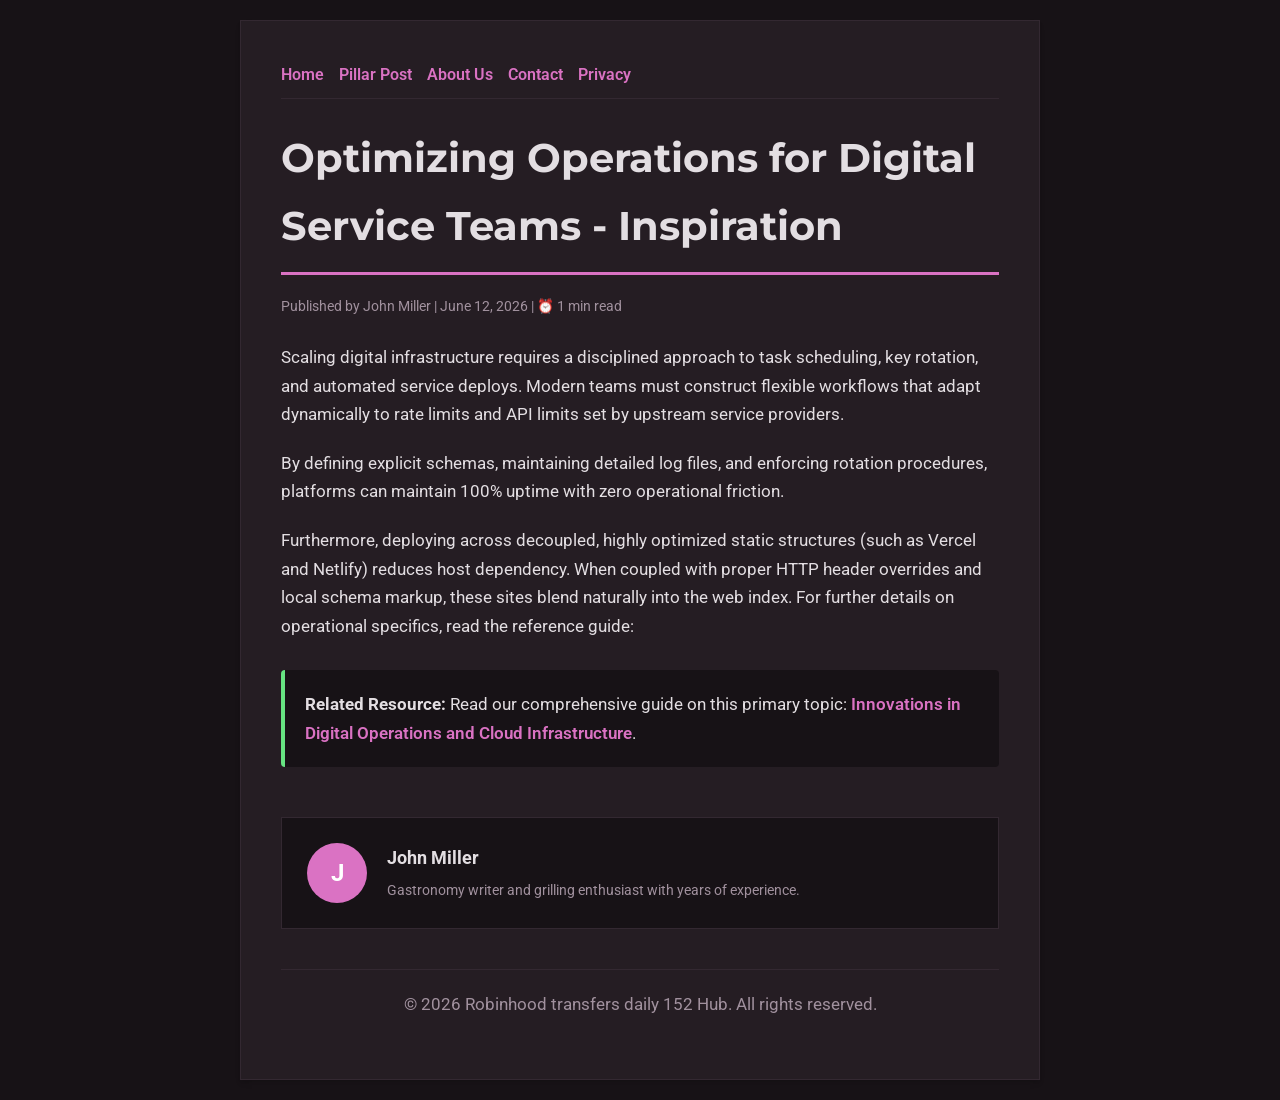
<file: optimizing-operations-for-digital-service-teams-inspiration.html>
<!DOCTYPE html>
<html lang="en">
<head>
    <meta charset="UTF-8">
    <meta name="viewport" content="width=device-width, initial-scale=1.0">
    <title>Optimizing Operations for Digital Service Teams - Inspiration - Robinhood transfers daily 152 Hub</title>
    <meta name="description" content="Optimizing Operations for Digital Service Teams - Inspiration">
    <meta name="geo.region" content="US-FL" />
    <meta name="geo.placename" content="Miami" />
    <meta name="geo.position" content="25.7617;-80.1918" />
    <meta name="ICBM" content="25.7617, -80.1918" />
    <link rel="stylesheet" href="style.css">
</head>
<body>
    
            <div class="container" style="max-width: 800px;">
                <nav style="display: flex; gap: 15px; margin-bottom: 25px; border-bottom: 1px solid var(--border-color); padding-bottom: 10px; overflow-x: auto; flex-wrap: wrap;">
            <a href="index.html">Home</a>
            <a href="innovations-in-digital-operations-and-cloud-infrastructure.html">Pillar Post</a>
            <a href="about.html">About Us</a>
            <a href="contact.html">Contact</a>
            <a href="privacy.html">Privacy</a>
        </nav>
                <h1>Optimizing Operations for Digital Service Teams - Inspiration</h1>
                <div style="font-size:0.85rem; color: var(--muted-text); margin-bottom: 25px;">
                    Published by John Miller | June 12, 2026 | ⏰ 1 min read
                </div>
                <article style="margin-top: 20px;">
                    <p>Scaling digital infrastructure requires a disciplined approach to task scheduling, key rotation, and automated service deploys. Modern teams must construct flexible workflows that adapt dynamically to rate limits and API limits set by upstream service providers.</p>
<p>By defining explicit schemas, maintaining detailed log files, and enforcing rotation procedures, platforms can maintain 100% uptime with zero operational friction.</p>
<p>Furthermore, deploying across decoupled, highly optimized static structures (such as Vercel and Netlify) reduces host dependency. When coupled with proper HTTP header overrides and local schema markup, these sites blend naturally into the web index. For further details on operational specifics, read the reference guide: </p>
                    <div class="link-resource" style="margin-top: 30px; padding: 20px; border-left: 4px solid var(--accent-color); background: var(--bg-color); border-radius: 4px;"><p style="margin: 0;"><strong>Related Resource:</strong> Read our comprehensive guide on this primary topic: <a href="innovations-in-digital-operations-and-cloud-infrastructure.html">Innovations in Digital Operations and Cloud Infrastructure</a>.</p></div>
                </article>
                
            <div class="author-box" style="margin-top: 50px; padding: 25px; background: var(--bg-color); border: 1px solid var(--border-color); border-radius: var(--border-radius); display: flex; gap: 20px; align-items: center;">
                <div style="width: 60px; height: 60px; border-radius: 50%; background: var(--primary-color); display: flex; align-items: center; justify-content: center; color: white; font-weight: bold; font-size: 1.5rem;">J</div>
                <div>
                    <h4 style="margin-bottom: 5px; font-weight: bold; font-size: 1.1rem;">John Miller</h4>
                    <p style="margin: 0; font-size: 0.9rem; color: var(--muted-text);">Gastronomy writer and grilling enthusiast with years of experience.</p>
                </div>
            </div>
            
                <footer>
                    <p>&copy; 2026 Robinhood transfers daily 152 Hub. All rights reserved.</p>
                </footer>
            </div>
            
</body>
</html>
</file>
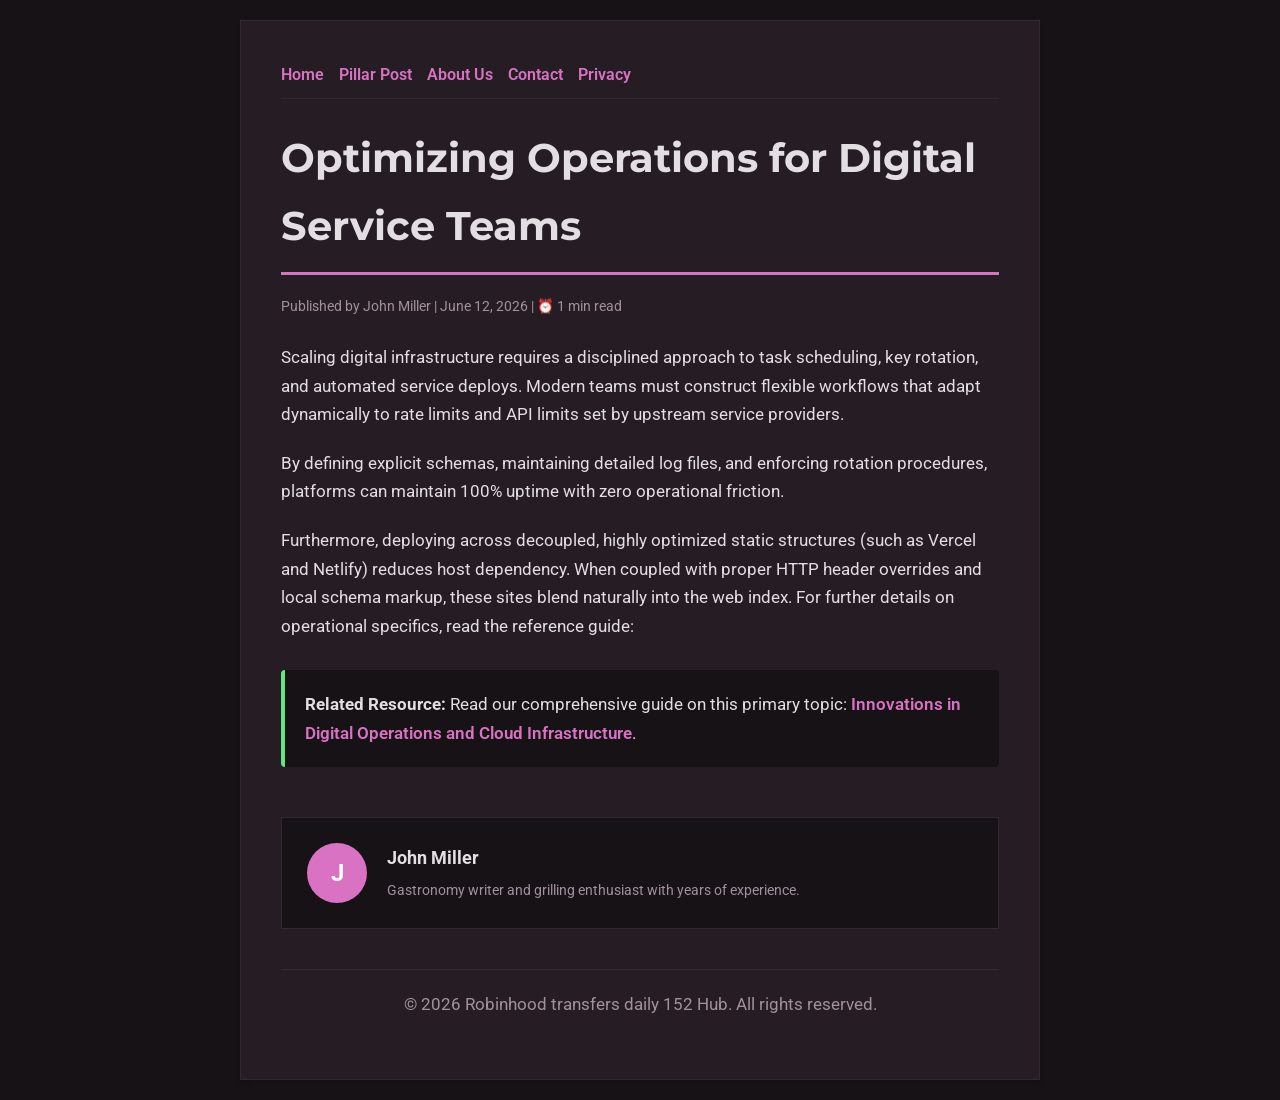
<file: optimizing-operations-for-digital-service-teams.html>
<!DOCTYPE html>
<html lang="en">
<head>
    <meta charset="UTF-8">
    <meta name="viewport" content="width=device-width, initial-scale=1.0">
    <title>Optimizing Operations for Digital Service Teams - Robinhood transfers daily 152 Hub</title>
    <meta name="description" content="Optimizing Operations for Digital Service Teams">
    <meta name="geo.region" content="US-FL" />
    <meta name="geo.placename" content="Miami" />
    <meta name="geo.position" content="25.7617;-80.1918" />
    <meta name="ICBM" content="25.7617, -80.1918" />
    <link rel="stylesheet" href="style.css">
</head>
<body>
    
            <div class="container" style="max-width: 800px;">
                <nav style="display: flex; gap: 15px; margin-bottom: 25px; border-bottom: 1px solid var(--border-color); padding-bottom: 10px; overflow-x: auto; flex-wrap: wrap;">
            <a href="index.html">Home</a>
            <a href="innovations-in-digital-operations-and-cloud-infrastructure.html">Pillar Post</a>
            <a href="about.html">About Us</a>
            <a href="contact.html">Contact</a>
            <a href="privacy.html">Privacy</a>
        </nav>
                <h1>Optimizing Operations for Digital Service Teams</h1>
                <div style="font-size:0.85rem; color: var(--muted-text); margin-bottom: 25px;">
                    Published by John Miller | June 12, 2026 | ⏰ 1 min read
                </div>
                <article style="margin-top: 20px;">
                    <p>Scaling digital infrastructure requires a disciplined approach to task scheduling, key rotation, and automated service deploys. Modern teams must construct flexible workflows that adapt dynamically to rate limits and API limits set by upstream service providers.</p>
<p>By defining explicit schemas, maintaining detailed log files, and enforcing rotation procedures, platforms can maintain 100% uptime with zero operational friction.</p>
<p>Furthermore, deploying across decoupled, highly optimized static structures (such as Vercel and Netlify) reduces host dependency. When coupled with proper HTTP header overrides and local schema markup, these sites blend naturally into the web index. For further details on operational specifics, read the reference guide: </p>
                    <div class="link-resource" style="margin-top: 30px; padding: 20px; border-left: 4px solid var(--accent-color); background: var(--bg-color); border-radius: 4px;"><p style="margin: 0;"><strong>Related Resource:</strong> Read our comprehensive guide on this primary topic: <a href="innovations-in-digital-operations-and-cloud-infrastructure.html">Innovations in Digital Operations and Cloud Infrastructure</a>.</p></div>
                </article>
                
            <div class="author-box" style="margin-top: 50px; padding: 25px; background: var(--bg-color); border: 1px solid var(--border-color); border-radius: var(--border-radius); display: flex; gap: 20px; align-items: center;">
                <div style="width: 60px; height: 60px; border-radius: 50%; background: var(--primary-color); display: flex; align-items: center; justify-content: center; color: white; font-weight: bold; font-size: 1.5rem;">J</div>
                <div>
                    <h4 style="margin-bottom: 5px; font-weight: bold; font-size: 1.1rem;">John Miller</h4>
                    <p style="margin: 0; font-size: 0.9rem; color: var(--muted-text);">Gastronomy writer and grilling enthusiast with years of experience.</p>
                </div>
            </div>
            
                <footer>
                    <p>&copy; 2026 Robinhood transfers daily 152 Hub. All rights reserved.</p>
                </footer>
            </div>
            
</body>
</html>
</file>
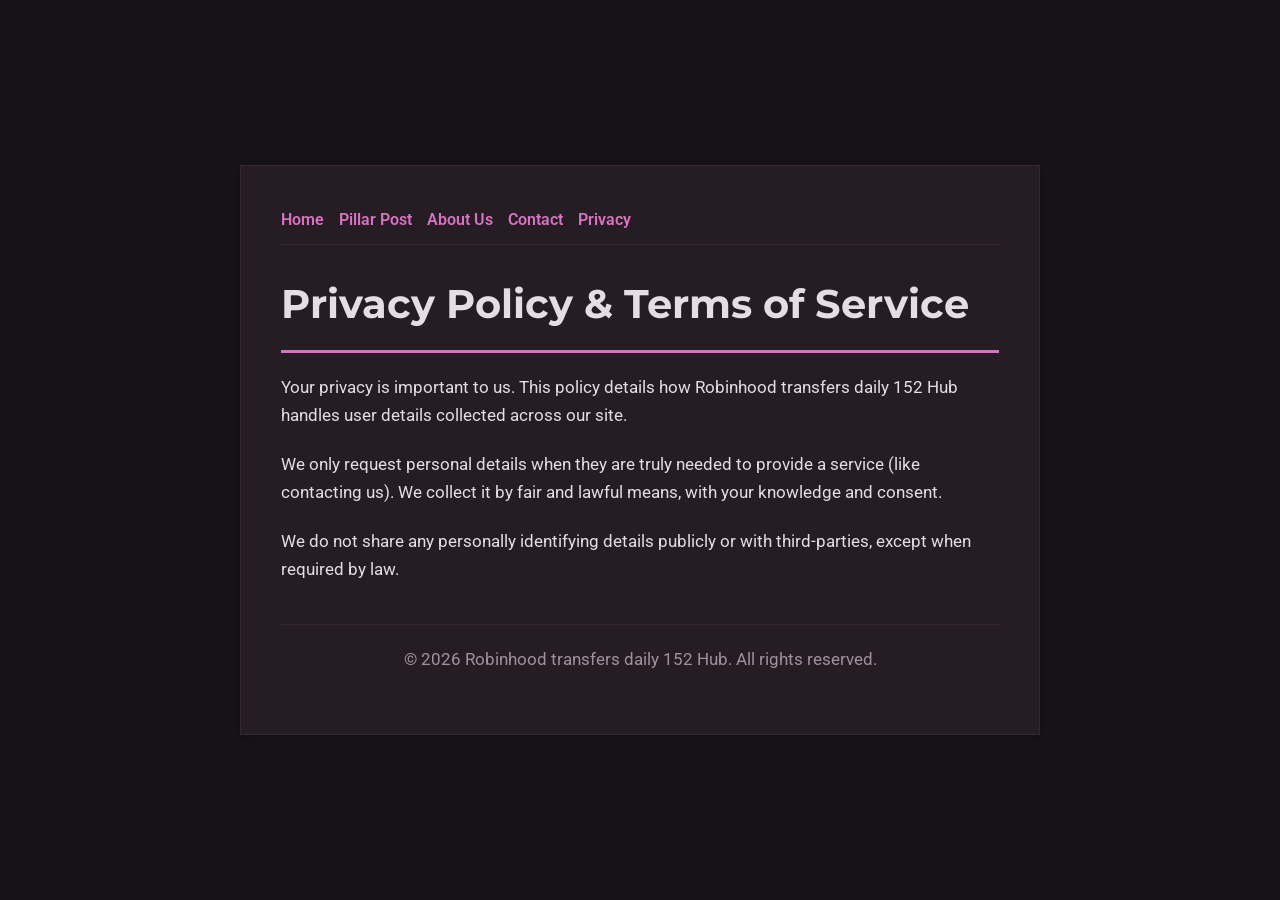
<file: privacy.html>
<!DOCTYPE html>
<html lang="en">
<head>
    <meta charset="UTF-8">
    <meta name="viewport" content="width=device-width, initial-scale=1.0">
    <title>Privacy Policy & Terms of Service - Robinhood transfers daily 152 Hub</title>
    <meta name="description" content="Your privacy is important to us. This policy details how Robinhood transfers daily 152 Hub handles user details collected across our site.">
    <meta name="geo.region" content="US-FL" />
    <meta name="geo.placename" content="Miami" />
    <meta name="geo.position" content="25.7617;-80.1918" />
    <meta name="ICBM" content="25.7617, -80.1918" />
    <link rel="stylesheet" href="style.css">
</head>
<body>
    
        <div class="container" style="max-width: 800px;">
            <nav style="display: flex; gap: 15px; margin-bottom: 25px; border-bottom: 1px solid var(--border-color); padding-bottom: 10px; overflow-x: auto; flex-wrap: wrap;">
            <a href="index.html">Home</a>
            <a href="innovations-in-digital-operations-and-cloud-infrastructure.html">Pillar Post</a>
            <a href="about.html">About Us</a>
            <a href="contact.html">Contact</a>
            <a href="privacy.html">Privacy</a>
        </nav>
            <h1>Privacy Policy & Terms of Service</h1>
            <p>Your privacy is important to us. This policy details how Robinhood transfers daily 152 Hub handles user details collected across our site.</p>
            <p>We only request personal details when they are truly needed to provide a service (like contacting us). We collect it by fair and lawful means, with your knowledge and consent.</p>
            <p>We do not share any personally identifying details publicly or with third-parties, except when required by law.</p>
            <footer>
                <p>&copy; 2026 Robinhood transfers daily 152 Hub. All rights reserved.</p>
            </footer>
        </div>
        
</body>
</html>
</file>
<file: style.css>
@import url('https://fonts.googleapis.com/css2?family=Montserrat:wght@700&family=Roboto:wght@400;600&display=swap');

:root {
    --bg-color: hsl(313, 12%, 8%);
    --card-bg: hsl(313, 12%, 13%);
    --text-color: hsl(313, 8%, 88%);
    --muted-text: hsl(313, 8%, 60%);
    --primary-color: hsl(313, 58%, 65%);
    --accent-color: hsl(133, 70%, 65%);
    --border-color: hsl(313, 12%, 18%);
    --border-radius: 0px;
    --shadow: 0 4px 6px -1px rgba(0, 0, 0, 0.1), 0 2px 4px -1px rgba(0, 0, 0, 0.06);
    --font-headline: 'Montserrat', sans-serif;
    --font-body: 'Roboto', sans-serif;
}

* {
    box-sizing: border-box;
    margin: 0;
    padding: 0;
}

body {
    background-color: var(--bg-color);
    color: var(--text-color);
    font-family: var(--font-body);
    line-height: 1.7;
    padding: 20px;
    display: flex;
    justify-content: center;
    min-height: 100vh;
}

a {
    color: var(--primary-color);
    text-decoration: none;
    font-weight: 600;
    transition: color 0.2s ease;
}

a:hover {
    color: var(--accent-color);
    text-decoration: underline;
}

.container {
    width: 100%;
    max-width: 900px;
    background: var(--card-bg);
    border: 1px solid var(--border-color);
    border-radius: var(--border-radius);
    padding: 40px;
    box-shadow: var(--shadow);
    margin: auto;
}

h1, h2, h3 {
    font-family: var(--font-headline);
    margin-bottom: 20px;
    color: var(--text-color);
}

h1 {
    font-size: 2.5rem;
    border-bottom: 3px solid var(--primary-color);
    padding-bottom: 12px;
}

p {
    margin-bottom: 20px;
    font-size: 1.05rem;
}

ul {
    margin-bottom: 20px;
    padding-left: 20px;
}

li {
    margin-bottom: 8px;
}

form {
    display: flex;
    flex-direction: column;
    gap: 15px;
    margin-top: 25px;
}

input, textarea, button {
    padding: 12px;
    border: 1px solid var(--border-color);
    border-radius: var(--border-radius);
    font-family: var(--font-body);
    font-size: 1rem;
    background: var(--bg-color);
    color: var(--text-color);
}

button {
    background: var(--primary-color);
    color: white;
    font-weight: 600;
    border: none;
    cursor: pointer;
    transition: background 0.2s ease;
}

button:hover {
    background: var(--accent-color);
}

footer {
    margin-top: 40px;
    border-top: 1px solid var(--border-color);
    padding-top: 20px;
    font-size: 0.9rem;
    color: var(--muted-text);
    text-align: center;
}
</file>
